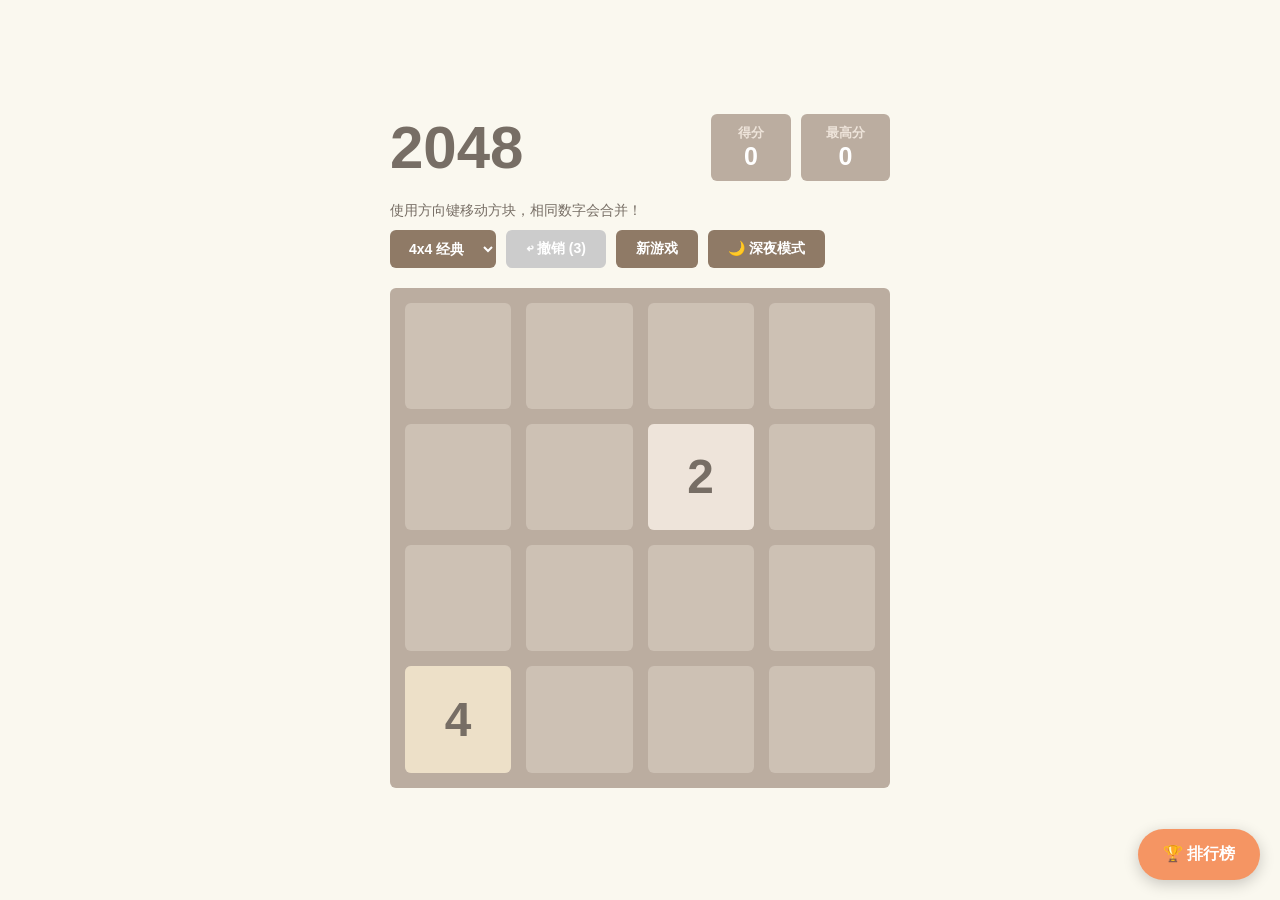
<file: index.html>
<!DOCTYPE html>
<html lang="zh-CN">
<head>
    <meta charset="UTF-8">
    <meta name="viewport" content="width=device-width, initial-scale=1.0">
    <title>2048 游戏</title>
    <link rel="stylesheet" href="css/style.css">
</head>
<body>
    <div class="game-container">
        <header class="game-header">
            <h1>2048</h1>
            <div class="scores-container">
                <div class="score-box">
                    <span class="score-label">得分</span>
                    <span id="score" class="score-value">0</span>
                </div>
                <div class="score-box">
                    <span class="score-label">最高分</span>
                    <span id="best-score" class="score-value">0</span>
                </div>
            </div>
        </header>
        
        <div class="game-info">
            <p>使用方向键移动方块，相同数字会合并！</p>
            <div class="controls">
                <select id="size-select" class="size-select">
                    <option value="3">3x3 简单</option>
                    <option value="4" selected>4x4 经典</option>
                    <option value="5">5x5 困难</option>
                </select>
                <button id="undo-btn" class="btn-undo" title="撤销 (剩余 3 次)">
                    ↩ 撤销 <span id="undo-count">(3)</span>
                </button>
                <button id="new-game-btn" class="btn-new-game">新游戏</button>
                <button id="theme-btn" class="btn-theme">🌙 深夜模式</button>
            </div>
        </div>
        
        <div id="game-board" class="game-board">
            <!-- 网格由 JavaScript 生成 -->
        </div>
        
        <div id="game-over" class="game-over hidden">
            <div class="game-over-content">
                <h2>游戏结束!</h2>
                <p>最终得分: <span id="final-score">0</span></p>
                <button id="restart-btn" class="btn-new-game">再玩一次</button>
            </div>
        </div>
        
        <div id="new-record" class="new-record hidden" style="display: none;">
            <div class="new-record-content">
                <h2>🎉 新纪录!</h2>
                <p>恭喜你获得了 <span id="record-score">0</span> 分!</p>
            </div>
        </div>
    </div>
    
    <!-- 排行榜按钮 -->
    <button id="leaderboard-btn" class="btn-leaderboard">🏆 排行榜</button>
    
    <!-- 排行榜弹窗 -->
    <div id="leaderboard-modal" class="modal hidden">
        <div class="modal-content">
            <h2>🏆 排行榜</h2>
            <div id="leaderboard-list" class="leaderboard-list">
                <!-- 排行榜内容由 JavaScript 生成 -->
            </div>
            <button id="close-leaderboard" class="btn-close">关闭</button>
        </div>
    </div>
    
    <script src="js/game.js"></script>
</body>
</html>
</file>
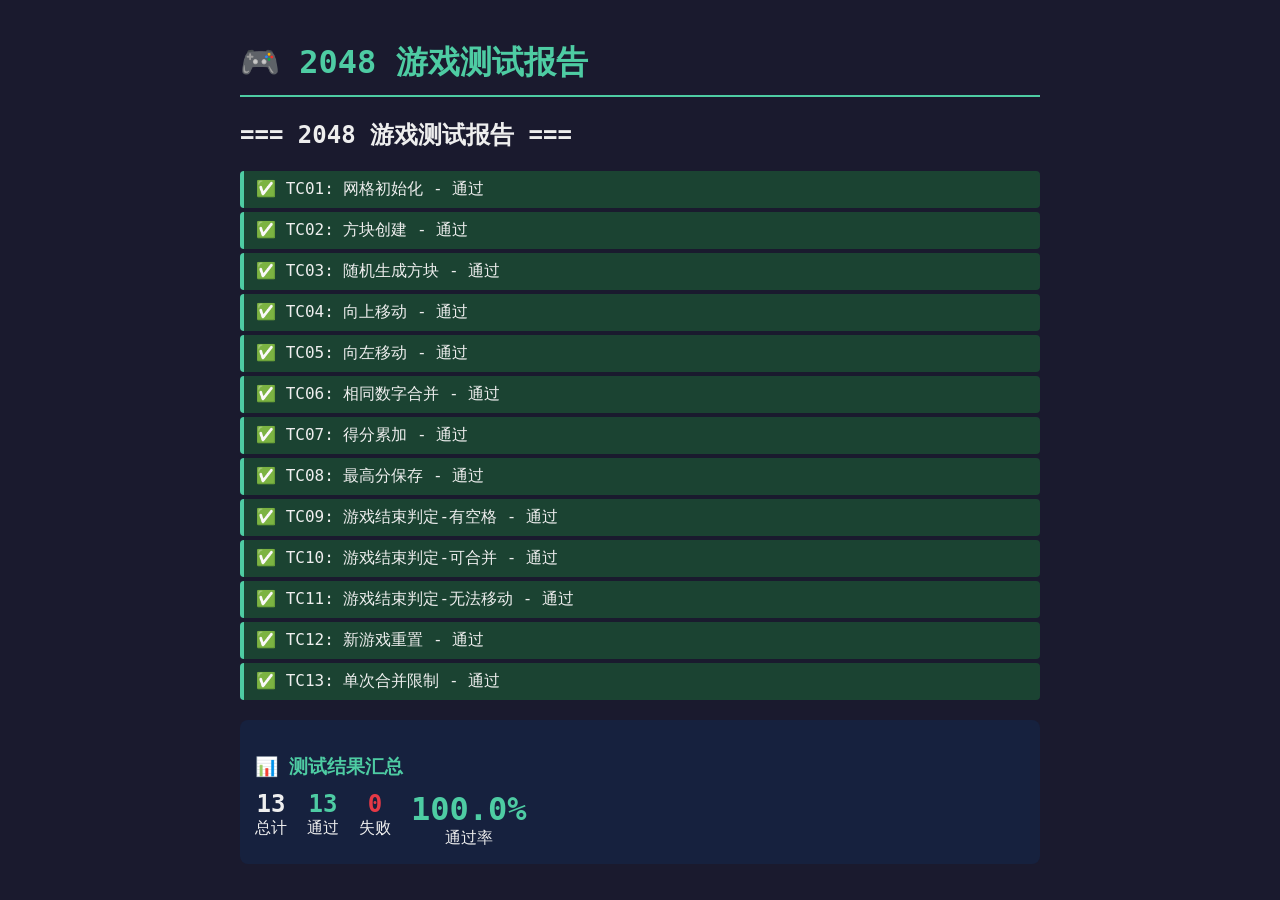
<file: tests/test-runner.html>
<!DOCTYPE html>
<html lang="zh-CN">
<head>
    <meta charset="UTF-8">
    <meta name="viewport" content="width=device-width, initial-scale=1.0">
    <title>2048 游戏测试</title>
    <style>
        body {
            font-family: 'Consolas', 'Monaco', monospace;
            background: #1a1a2e;
            color: #eee;
            padding: 20px;
            max-width: 800px;
            margin: 0 auto;
        }
        h1 {
            color: #4ecca3;
            border-bottom: 2px solid #4ecca3;
            padding-bottom: 10px;
        }
        .test-result {
            padding: 8px 12px;
            margin: 4px 0;
            border-radius: 4px;
        }
        .pass {
            background: #1b4332;
            border-left: 4px solid #4ecca3;
        }
        .fail {
            background: #4a1f1f;
            border-left: 4px solid #e63946;
        }
        .summary {
            margin-top: 20px;
            padding: 15px;
            background: #16213e;
            border-radius: 8px;
        }
        .summary h3 {
            color: #4ecca3;
            margin-bottom: 10px;
        }
        .stats {
            display: flex;
            gap: 20px;
        }
        .stat {
            text-align: center;
        }
        .stat-value {
            font-size: 24px;
            font-weight: bold;
        }
        .pass-rate {
            font-size: 32px;
            color: #4ecca3;
        }
        .error-detail {
            margin-top: 20px;
            padding: 15px;
            background: #2d1f1f;
            border-radius: 8px;
        }
        .error-detail h4 {
            color: #e63946;
            margin-bottom: 10px;
        }
    </style>
</head>
<body>
    <h1>🎮 2048 游戏测试报告</h1>
    <div id="test-output"></div>
    
    <script src="../src/js/grid.js"></script>
    <script src="../src/js/tile.js"></script>
    <script src="../src/js/score.js"></script>
    <script src="test.js"></script>
    <script>
        // 重写 console.log 以在页面显示
        const output = document.getElementById('test-output');
        const logs = [];
        
        const originalLog = console.log;
        console.log = function(...args) {
            const message = args.join(' ');
            logs.push(message);
            originalLog.apply(console, args);
        };
        
        // 运行测试
        window.onload = function() {
            const results = runAllTests();
            
            // 渲染结果
            let html = '';
            
            logs.forEach(log => {
                if (log.startsWith('✅')) {
                    html += `<div class="test-result pass">${log}</div>`;
                } else if (log.startsWith('❌')) {
                    html += `<div class="test-result fail">${log}</div>`;
                } else if (log.startsWith('===')) {
                    html += `<h2>${log}</h2>`;
                }
            });
            
            // 添加汇总
            const passRate = ((results.passed / results.total) * 100).toFixed(1);
            html += `
                <div class="summary">
                    <h3>📊 测试结果汇总</h3>
                    <div class="stats">
                        <div class="stat">
                            <div class="stat-value">${results.total}</div>
                            <div>总计</div>
                        </div>
                        <div class="stat">
                            <div class="stat-value" style="color: #4ecca3">${results.passed}</div>
                            <div>通过</div>
                        </div>
                        <div class="stat">
                            <div class="stat-value" style="color: #e63946">${results.failed}</div>
                            <div>失败</div>
                        </div>
                        <div class="stat">
                            <div class="stat-value pass-rate">${passRate}%</div>
                            <div>通过率</div>
                        </div>
                    </div>
                </div>
            `;
            
            // 显示失败详情
            if (results.details.length > 0) {
                html += `<div class="error-detail"><h4>❌ 失败详情</h4>`;
                results.details.forEach((detail, i) => {
                    html += `<p><strong>${i + 1}. ${detail.name}</strong>: ${detail.message}</p>`;
                });
                html += `</div>`;
            }
            
            output.innerHTML = html;
        };
    </script>
</body>
</html>
</file>
<file: css/style.css>
/* 2048 游戏样式 - v0.4.0 */

/* CSS 变量 - 默认主题 */
:root {
    --bg-primary: #faf8ef;
    --bg-secondary: #bbada0;
    --bg-cell: rgba(238, 228, 218, 0.35);
    --text-primary: #776e65;
    --text-light: #f9f6f2;
    --btn-bg: #8f7a66;
    --btn-hover: #9f8b77;
    --score-bg: #bbada0;
    --score-label: #eee4da;
    --tile-2: #eee4da;
    --tile-4: #ede0c8;
    --tile-8: #f2b179;
    --tile-16: #f59563;
    --tile-32: #f67c5f;
    --tile-64: #f65e3b;
    --tile-128: #edcf72;
    --tile-256: #edcc61;
    --tile-512: #edc850;
    --tile-1024: #edc53f;
    --tile-2048: #edc22e;
    --game-over-bg: rgba(238, 228, 218, 0.73);
    --modal-bg: rgba(0, 0, 0, 0.5);
    --modal-content-bg: white;
    --leaderboard-item-bg: #faf8ef;
    --new-record-bg: white;
}

/* 深夜模式 - 绿色主题 */
body.dark-mode {
    --bg-primary: #1a1a2e;
    --bg-secondary: #16213e;
    --bg-cell: rgba(22, 33, 62, 0.5);
    --text-primary: #e8e8e8;
    --text-light: #e8e8e8;
    --btn-bg: #2d8b6e;
    --btn-hover: #3db88a;
    --score-bg: #16213e;
    --score-label: #4ee0a0;
    --tile-2: #0f3460;
    --tile-4: #1a5f4a;
    --tile-8: #2d8b6e;
    --tile-16: #3db88a;
    --tile-32: #4ee0a0;
    --tile-64: #5ff0b0;
    --tile-128: #2d8b6e;
    --tile-256: #3db88a;
    --tile-512: #4ee0a0;
    --tile-1024: #5ff0b0;
    --tile-2048: #70ffb8;
    --game-over-bg: rgba(26, 26, 46, 0.85);
    --modal-bg: rgba(0, 0, 0, 0.7);
    --modal-content-bg: #16213e;
    --leaderboard-item-bg: #0f3460;
    --new-record-bg: #16213e;
}

/* 基础重置 */
* {
    margin: 0;
    padding: 0;
    box-sizing: border-box;
}

body {
    font-family: 'Clear Sans', 'Helvetica Neue', Arial, sans-serif;
    background: var(--bg-primary);
    min-height: 100vh;
    display: flex;
    flex-direction: column;
    justify-content: center;
    align-items: center;
    padding: 20px;
    transition: background 0.3s ease;
}

/* 游戏容器 */
.game-container {
    max-width: 500px;
    width: 100%;
}

/* 头部 */
.game-header {
    display: flex;
    justify-content: space-between;
    align-items: center;
    margin-bottom: 20px;
}

.game-header h1 {
    font-size: 60px;
    font-weight: 700;
    color: var(--text-primary);
    transition: color 0.3s ease;
}

/* 得分容器 */
.scores-container {
    display: flex;
    gap: 10px;
}

.score-box {
    background: var(--score-bg);
    padding: 10px 25px;
    border-radius: 6px;
    text-align: center;
    min-width: 80px;
    transition: background 0.3s ease;
}

.score-label {
    display: block;
    font-size: 13px;
    color: var(--score-label);
    text-transform: uppercase;
    font-weight: 600;
    transition: color 0.3s ease;
}

.score-value {
    display: block;
    font-size: 25px;
    font-weight: 700;
    color: white;
}

/* 游戏信息 */
.game-info {
    margin-bottom: 20px;
}

.game-info p {
    color: var(--text-primary);
    font-size: 14px;
    margin-bottom: 10px;
    transition: color 0.3s ease;
}

/* 控制按钮 */
.controls {
    display: flex;
    gap: 10px;
    flex-wrap: wrap;
}

.size-select {
    background: var(--btn-bg);
    color: white;
    border: none;
    padding: 10px 15px;
    border-radius: 6px;
    font-size: 14px;
    font-weight: 700;
    cursor: pointer;
    transition: background 0.3s ease;
}

.size-select option {
    background: var(--btn-bg);
}

.btn-new-game, .btn-undo {
    background: var(--btn-bg);
    color: white;
    border: none;
    padding: 10px 20px;
    border-radius: 6px;
    font-size: 14px;
    font-weight: 700;
    cursor: pointer;
    transition: background 0.3s, transform 0.15s ease;
}

.btn-new-game:hover, .btn-undo:hover {
    background: var(--btn-hover);
}

.btn-undo:disabled {
    background: #ccc;
    cursor: not-allowed;
}

/* 游戏网格 */
.game-board {
    background: var(--bg-secondary);
    border-radius: 6px;
    padding: 15px;
    position: relative;
    transition: background 0.3s ease;
}

.grid-container {
    display: grid;
    gap: 15px;
}

.grid-cell {
    background: var(--bg-cell);
    border-radius: 6px;
    aspect-ratio: 1;
    display: flex;
    justify-content: center;
    align-items: center;
    transition: background 0.3s ease;
}

/* 方块样式 */
.tile {
    position: absolute;
    display: flex;
    justify-content: center;
    align-items: center;
    font-weight: 700;
    border-radius: 6px;
    transition: transform 150ms ease-in-out, left 150ms ease-in-out, top 150ms ease-in-out;
}

.tile-new {
    animation: appear 0.2s ease-in-out;
}

.tile-merged {
    animation: pop 0.2s ease-in-out;
}

@keyframes appear {
    0% {
        transform: scale(0);
        opacity: 0;
    }
    100% {
        transform: scale(1);
        opacity: 1;
    }
}

@keyframes pop {
    0% {
        transform: scale(1);
    }
    50% {
        transform: scale(1.2);
    }
    100% {
        transform: scale(1);
    }
}

/* 方块颜色 - 使用 CSS 变量 */
.tile-2 {
    background: var(--tile-2);
    color: var(--text-primary);
}

.tile-4 {
    background: var(--tile-4);
    color: var(--text-primary);
}

.tile-8 {
    background: var(--tile-8);
    color: var(--text-light);
}

.tile-16 {
    background: var(--tile-16);
    color: var(--text-light);
}

.tile-32 {
    background: var(--tile-32);
    color: var(--text-light);
}

.tile-64 {
    background: var(--tile-64);
    color: var(--text-light);
}

.tile-128 {
    background: var(--tile-128);
    color: var(--text-light);
}

.tile-256 {
    background: var(--tile-256);
    color: var(--text-light);
}

.tile-512 {
    background: var(--tile-512);
    color: var(--text-light);
}

.tile-1024 {
    background: var(--tile-1024);
    color: var(--text-light);
}

.tile-2048 {
    background: var(--tile-2048);
    color: var(--text-light);
}

/* 超大数字 */
.tile-super {
    font-size: 30px !important;
}

/* 游戏结束遮罩 */
.game-over {
    position: absolute;
    top: 0;
    left: 0;
    right: 0;
    bottom: 0;
    background: var(--game-over-bg);
    border-radius: 6px;
    display: flex;
    justify-content: center;
    align-items: center;
    z-index: 100;
    transition: background 0.3s ease;
}

.game-over.hidden {
    display: none;
}

.game-over-content {
    text-align: center;
}

.game-over-content h2 {
    font-size: 40px;
    color: var(--text-primary);
    margin-bottom: 20px;
    transition: color 0.3s ease;
}

.game-over-content p {
    font-size: 20px;
    color: var(--text-primary);
    margin-bottom: 20px;
    transition: color 0.3s ease;
}

/* 新纪录提示 */
.new-record {
    position: fixed;
    top: 50%;
    left: 50%;
    transform: translate(-50%, -50%);
    background: var(--new-record-bg);
    padding: 30px 50px;
    border-radius: 12px;
    box-shadow: 0 4px 20px rgba(0,0,0,0.2);
    z-index: 200;
    animation: bounceIn 0.5s ease-out;
    transition: background 0.3s ease;
}

.new-record.hidden {
    display: none;
}

.new-record-content h2 {
    font-size: 32px;
    color: var(--tile-16);
    margin-bottom: 10px;
    transition: color 0.3s ease;
}

.new-record-content p {
    font-size: 20px;
    color: var(--text-primary);
    transition: color 0.3s ease;
}

@keyframes bounceIn {
    0% { transform: translate(-50%, -50%) scale(0); }
    50% { transform: translate(-50%, -50%) scale(1.1); }
    100% { transform: translate(-50%, -50%) scale(1); }
}

/* 排行榜按钮 */
.btn-leaderboard {
    position: fixed;
    bottom: 20px;
    right: 20px;
    background: #f59563;
    color: white;
    border: none;
    padding: 15px 25px;
    border-radius: 30px;
    font-size: 16px;
    font-weight: 700;
    cursor: pointer;
    box-shadow: 0 4px 15px rgba(0,0,0,0.2);
    transition: transform 0.3s, background 0.3s;
}

.btn-leaderboard:hover {
    background: #f67c5f;
    transform: scale(1.05);
}

/* 模态框 */
.modal {
    position: fixed;
    top: 0;
    left: 0;
    right: 0;
    bottom: 0;
    background: var(--modal-bg);
    display: flex;
    justify-content: center;
    align-items: center;
    z-index: 300;
    transition: background 0.3s ease;
}

.modal.hidden {
    display: none;
}

.modal-content {
    background: var(--modal-content-bg);
    padding: 30px;
    border-radius: 12px;
    max-width: 400px;
    width: 90%;
    max-height: 80vh;
    overflow-y: auto;
    transition: background 0.3s ease;
}

.modal-content h2 {
    text-align: center;
    color: var(--text-primary);
    margin-bottom: 20px;
    transition: color 0.3s ease;
}

.btn-close {
    display: block;
    width: 100%;
    background: var(--btn-bg);
    color: white;
    border: none;
    padding: 12px;
    border-radius: 6px;
    font-size: 16px;
    font-weight: 700;
    cursor: pointer;
    margin-top: 20px;
    transition: background 0.3s ease;
}

.btn-close:hover {
    background: var(--btn-hover);
}

/* 排行榜列表 */
.leaderboard-list {
    max-height: 400px;
    overflow-y: auto;
}

.leaderboard-item {
    display: flex;
    justify-content: space-between;
    align-items: center;
    padding: 12px 15px;
    background: var(--leaderboard-item-bg);
    border-radius: 6px;
    margin-bottom: 8px;
    transition: background 0.3s ease;
}

.leaderboard-item:nth-child(1) {
    background: #ffd700;
    color: #776e65;
}

.leaderboard-item:nth-child(2) {
    background: #c0c0c0;
    color: #776e65;
}

.leaderboard-item:nth-child(3) {
    background: #cd7f32;
    color: white;
}

.leaderboard-rank {
    font-weight: 700;
    font-size: 18px;
}

.leaderboard-score {
    font-weight: 700;
    font-size: 24px;
}

.leaderboard-info {
    text-align: right;
    font-size: 12px;
    color: var(--text-primary);
    opacity: 0.7;
    transition: color 0.3s ease;
}

.leaderboard-empty {
    text-align: center;
    color: var(--text-primary);
    padding: 40px;
    transition: color 0.3s ease;
}

/* 响应式设计 */
@media (max-width: 520px) {
    .game-header h1 {
        font-size: 40px;
    }
    
    .score-box {
        padding: 8px 15px;
        min-width: 60px;
    }
    
    .score-label {
        font-size: 11px;
    }
    
    .score-value {
        font-size: 18px;
    }
    
    .controls {
        flex-direction: column;
    }
    
    .size-select, .btn-new-game, .btn-undo {
        width: 100%;
    }
    
    .grid-container {
        gap: 10px;
    }
    
    .btn-leaderboard {
        bottom: 10px;
        right: 10px;
        padding: 12px 20px;
        font-size: 14px;
    }
}

/* 主题切换按钮 */
.btn-theme {
    background: var(--btn-bg);
    color: white;
    border: none;
    padding: 10px 20px;
    border-radius: 6px;
    font-size: 14px;
    font-weight: 700;
    cursor: pointer;
    transition: background 0.3s, transform 0.15s ease;
    display: flex;
    align-items: center;
    gap: 6px;
}

.btn-theme:hover {
    background: var(--btn-hover);
}

.btn-theme:active {
    transform: scale(0.95);
}
</file>
